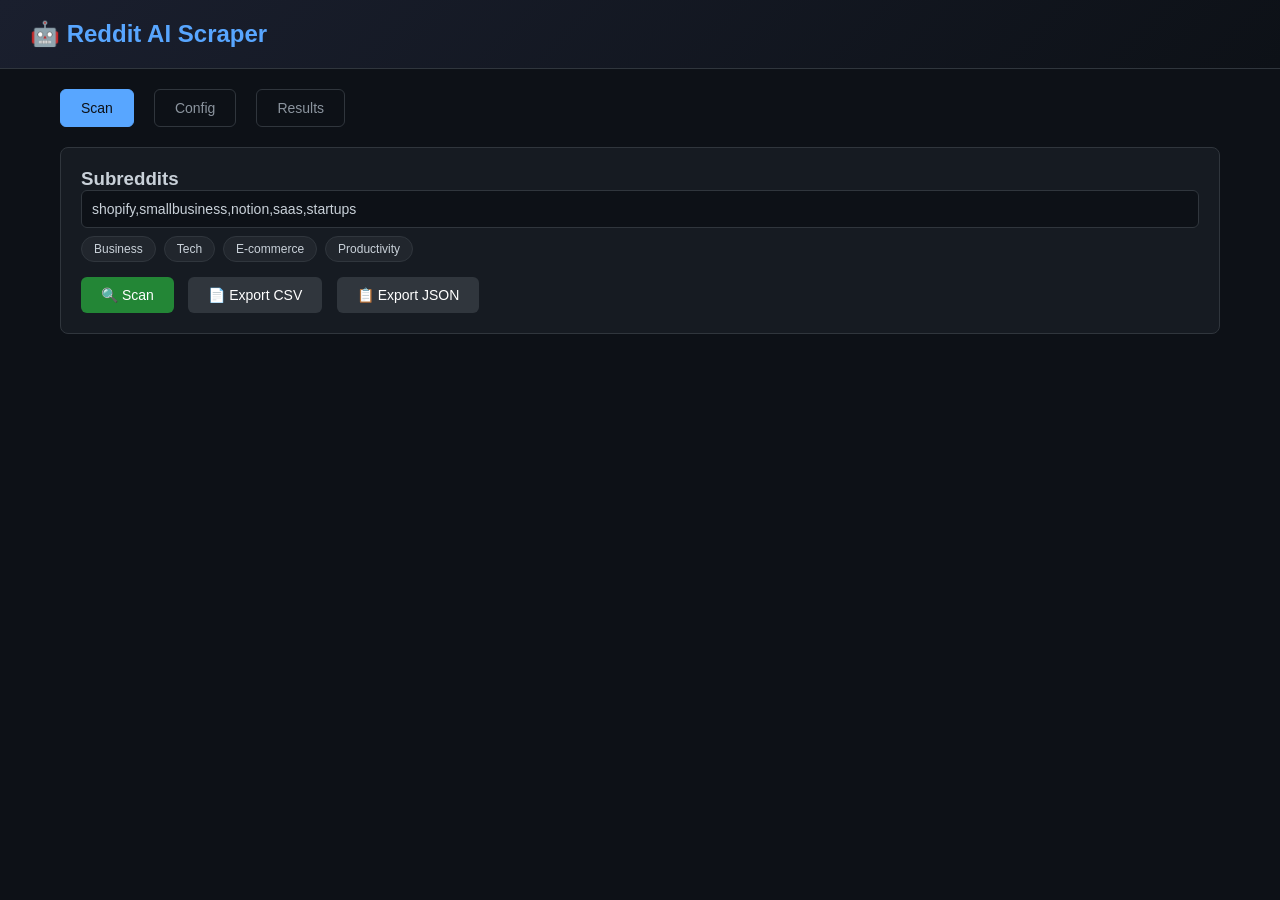
<file: reddit-agent/index.html>
<!DOCTYPE html>
<html lang="en">
<head>
    <meta charset="UTF-8">
    <meta name="viewport" content="width=device-width, initial-scale=1.0">
    <title>Reddit AI Scraper</title>
    <style>
        * { box-sizing: border-box; margin: 0; padding: 0; }
        body {
            font-family: -apple-system, BlinkMacSystemFont, 'Segoe UI', Roboto, sans-serif;
            background: #0d1117;
            color: #c9d1d9;
            min-height: 100vh;
        }
        .header {
            background: linear-gradient(135deg, #1a1f2e 0%, #0d1117 100%);
            padding: 20px 30px;
            border-bottom: 1px solid #30363d;
        }
        .header h1 {
            color: #58a6ff;
            font-size: 24px;
            display: flex;
            align-items: center;
            gap: 10px;
        }
        .container { max-width: 1200px; margin: 0 auto; padding: 20px; }
        .card {
            background: #161b22;
            border: 1px solid #30363d;
            border-radius: 8px;
            padding: 20px;
            margin-bottom: 20px;
        }
        .input-group { margin-bottom: 15px; }
        .input-group label { display: block; margin-bottom: 5px; color: #8b949e; }
        input, select {
            width: 100%;
            padding: 10px;
            background: #0d1117;
            border: 1px solid #30363d;
            border-radius: 6px;
            color: #c9d1d9;
            font-size: 14px;
        }
        input:focus, select:focus { outline: none; border-color: #58a6ff; }
        button {
            padding: 10px 20px;
            background: #238636;
            border: none;
            border-radius: 6px;
            color: white;
            cursor: pointer;
            font-size: 14px;
            margin-right: 10px;
        }
        button:hover { background: #2ea043; }
        button.secondary { background: #30363d; }
        button.secondary:hover { background: #484f58; }
        .tags { display: flex; gap: 8px; flex-wrap: wrap; margin-top: 8px; }
        .tag {
            padding: 5px 12px;
            background: #21262d;
            border: 1px solid #30363d;
            border-radius: 20px;
            font-size: 12px;
            cursor: pointer;
        }
        .tag:hover { border-color: #58a6ff; }
        .tag.active { background: #58a6ff; color: #0d1117; }
        .results { margin-top: 20px; }
        .result-item {
            background: #0d1117;
            border: 1px solid #30363d;
            border-radius: 6px;
            padding: 15px;
            margin-bottom: 10px;
        }
        .result-item.high { border-left: 3px solid #f85149; }
        .result-item.medium { border-left: 3px solid #d29922; }
        .result-title { color: #58a6ff; margin-bottom: 8px; }
        .result-meta { font-size: 12px; color: #8b949e; }
        .result-meta span { margin-right: 15px; }
        .badge {
            display: inline-block;
            padding: 2px 8px;
            border-radius: 12px;
            font-size: 11px;
            font-weight: bold;
        }
        .badge.high { background: #f8514922; color: #f85149; }
        .badge.medium { background: #d2992222; color: #d29922; }
        .status { padding: 10px; border-radius: 6px; margin-bottom: 15px; }
        .status.error { background: #f8514922; color: #f85149; }
        .status.success { background: #23863622; color: #3fb950; }
        .grid { display: grid; grid-template-columns: 1fr 1fr; gap: 20px; }
        .loader {
            border: 2px solid #30363d;
            border-top: 2px solid #58a6ff;
            border-radius: 50%;
            width: 20px;
            height: 20px;
            animation: spin 1s linear infinite;
            display: inline-block;
            vertical-align: middle;
            margin-right: 10px;
        }
        @keyframes spin { 0% { transform: rotate(0deg); } 100% { transform: rotate(360deg); } }
        .tabs { display: flex; gap: 10px; margin-bottom: 20px; }
        .tab {
            padding: 10px 20px;
            background: transparent;
            border: 1px solid #30363d;
            border-radius: 6px;
            color: #8b949e;
            cursor: pointer;
        }
        .tab.active { background: #58a6ff; color: #0d1117; border-color: #58a6ff; }
    </style>
</head>
<body>
    <div class="header">
        <h1>🤖 Reddit AI Scraper</h1>
    </div>
    
    <div class="container">
        <div class="tabs">
            <button class="tab active" onclick="showTab('scan')">Scan</button>
            <button class="tab" onclick="showTab('config')">Config</button>
            <button class="tab" onclick="showTab('results')">Results</button>
        </div>
        
        <div id="scan-tab">
            <div class="card">
                <h3>Subreddits</h3>
                <div class="input-group">
                    <input type="text" id="subreddits" value="shopify,smallbusiness,notion,saas,startups" placeholder="Comma-separated">
                    <div class="tags">
                        <span class="tag" onclick="setSubs('shopify,smallbusiness,notion,saas,startups')">Business</span>
                        <span class="tag" onclick="setSubs('webdev,python,javascript,reactjs,aws')">Tech</span>
                        <span class="tag" onclick="setSubs('shopify,shopifyapps,dropshipping')">E-commerce</span>
                        <span class="tag" onclick="setSubs('n8n,zapier,airtable,notion')">Productivity</span>
                    </div>
                </div>
                <button onclick="runScan()">🔍 Scan</button>
                <button class="secondary" onclick="exportCSV()">📄 Export CSV</button>
                <button class="secondary" onclick="exportJSON()">📋 Export JSON</button>
            </div>
            
            <div id="status"></div>
            
            <div class="results" id="results"></div>
        </div>
        
        <div id="config-tab" style="display:none">
            <div class="card">
                <h3>API Keys</h3>
                <div class="grid">
                    <div class="input-group">
                        <label>OpenRouter API Key</label>
                        <input type="password" id="openrouter_key" placeholder="sk-...">
                    </div>
                </div>
            </div>
            <div class="card">
                <h3>Webhooks</h3>
                <div class="grid">
                    <div class="input-group">
                        <label>Discord Webhook</label>
                        <input type="text" id="discord_webhook" placeholder="https://discord.com/api/webhooks/...">
                    </div>
                    <div class="input-group">
                        <label>Slack Webhook</label>
                        <input type="text" id="slack_webhook" placeholder="https://hooks.slack.com/...">
                    </div>
                </div>
            </div>
            <div class="card">
                <h3>Notion</h3>
                <div class="grid">
                    <div class="input-group">
                        <label>Notion Token</label>
                        <input type="password" id="notion_token" placeholder="secret_...">
                    </div>
                    <div class="input-group">
                        <label>Database ID</label>
                        <input type="text" id="notion_db_id" placeholder="32 char ID">
                    </div>
                </div>
            </div>
            <button onclick="saveConfig()">💾 Save Config</button>
        </div>
        
        <div id="results-tab" style="display:none">
            <div class="card">
                <h3>Scan History</h3>
                <div id="history"></div>
            </div>
        </div>
    </div>
    
    <script>
        const API = 'http://localhost:8080';
        
        function showTab(tab) {
            document.querySelectorAll('.tab').forEach(t => t.classList.remove('active'));
            document.querySelectorAll('[id$="-tab"]').forEach(t => t.style.display = 'none');
            event.target.classList.add('active');
            document.getElementById(tab + '-tab').style.display = 'block';
            if (tab === 'results') loadHistory();
        }
        
        function setSubs(subs) {
            document.getElementById('subreddits').value = subs;
        }
        
        function showStatus(msg, type = 'success') {
            document.getElementById('status').innerHTML = `<div class="status ${type}">${msg}</div>`;
        }
        
        async function runScan() {
            const subs = document.getElementById('subreddits').value.split(',').map(s => s.trim()).filter(s => s);
            if (!subs.length) return showStatus('Please enter subreddits', 'error');
            
            showStatus('<div class="loader"></div> Scanning...', 'success');
            
            try {
                const res = await fetch(API + '/scan', {
                    method: 'POST',
                    headers: {'Content-Type': 'application/json'},
                    body: JSON.stringify({subreddits: subs})
                });
                const data = await res.json();
                
                showStatus(`✓ Found ${data.high_intent} high, ${data.medium_intent} medium intent posts`);
                displayResults(data.high || []);
            } catch(e) {
                showStatus('Error: ' + e.message, 'error');
            }
        }
        
        function displayResults(posts) {
            if (!posts.length) {
                document.getElementById('results').innerHTML = '<p>No results</p>';
                return;
            }
            
            document.getElementById('results').innerHTML = posts.map(p => `
                <div class="result-item ${p.intent}">
                    <div class="result-title">${p.title}</div>
                    <div class="result-meta">
                        <span class="badge ${p.intent}">${p.intent.toUpperCase()}</span>
                        <span>r/${p.subreddit}</span>
                        <span>${p.score} pts</span>
                        <span>${p.comments} comments</span>
                    </div>
                    <div class="result-meta" style="margin-top:5px">
                        <a href="${p.url}" target="_blank" style="color:#58a6ff">View on Reddit</a>
                    </div>
                </div>
            `).join('');
        }
        
        async function saveConfig() {
            const config = {
                openrouter_api_key: document.getElementById('openrouter_key').value,
                discord_webhook: document.getElementById('discord_webhook').value,
                slack_webhook: document.getElementById('slack_webhook').value,
                notion_token: document.getElementById('notion_token').value,
                notion_db_id: document.getElementById('notion_db_id').value
            };
            
            try {
                await fetch(API + '/config', {
                    method: 'POST',
                    headers: {'Content-Type': 'application/json'},
                    body: JSON.stringify(config)
                });
                showStatus('✓ Config saved', 'success');
            } catch(e) {
                showStatus('Error: ' + e.message, 'error');
            }
        }
        
        async function exportCSV() {
            const res = await fetch(API + '/scan', {
                method: 'POST',
                headers: {'Content-Type': 'application/json'},
                body: JSON.stringify({subreddits: ['shopify']})
            });
            const data = await res.json();
            
            if (!data.high || !data.high.length) {
                showStatus('No results to export', 'error');
                return;
            }
            
            const csv = 'title,subreddit,url,score,comments,intent\n' + 
                data.high.map(p => `"${p.title}","${p.subreddit}","${p.url}",${p.score},${p.comments},"${p.intent}"`).join('\n');
            
            const blob = new Blob([csv], {type: 'text/csv'});
            const url = URL.createObjectURL(blob);
            const a = document.createElement('a');
            a.href = url;
            a.download = 'reddit-ideas.csv';
            a.click();
        }
        
        async function exportJSON() {
            const res = await fetch(API + '/scan', {
                method: 'POST',
                headers: {'Content-Type': 'application/json'},
                body: JSON.stringify({subreddits: ['shopify']})
            });
            const data = await res.json();
            
            if (!data.high || !data.high.length) {
                showStatus('No results to export', 'error');
                return;
            }
            
            const blob = new Blob([JSON.stringify(data.high, null, 2)], {type: 'application/json'});
            const url = URL.createObjectURL(blob);
            const a = document.createElement('a');
            a.href = url;
            a.download = 'reddit-ideas.json';
            a.click();
        }
        
        async function loadHistory() {
            try {
                const res = await fetch(API + '/results');
                const data = await res.json();
                document.getElementById('history').innerHTML = data.map(r => 
                    `<div class="result-item"><strong>${r.file}</strong>: ${r.total} posts (${r.high} high)</div>`
                ).join('') || '<p>No history</p>';
            } catch(e) {
                document.getElementById('history').innerHTML = '<p>Start server first</p>';
            }
        }
    </script>
</body>
</html>
</file>
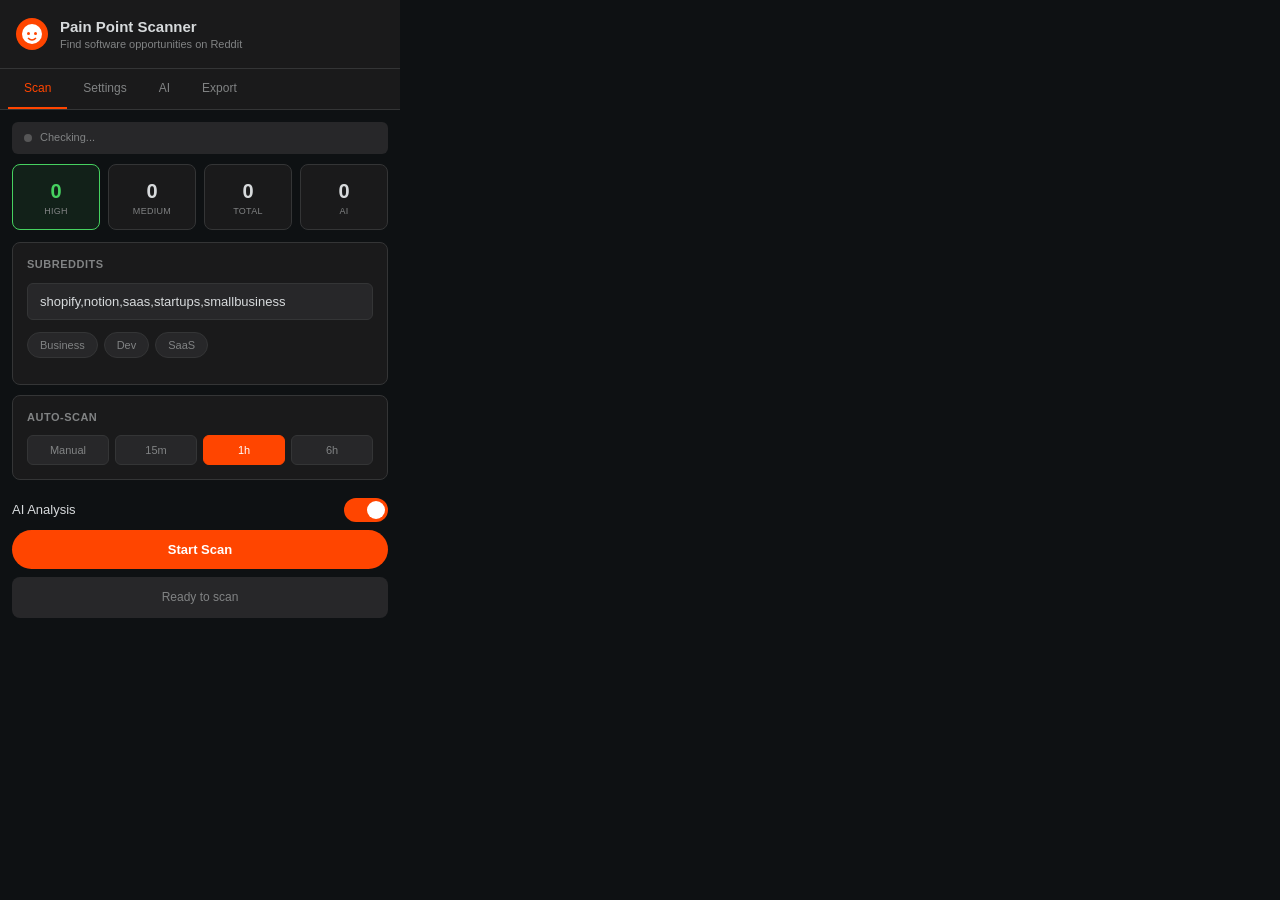
<file: popup.html>
<!DOCTYPE html>
<html>
<head>
<meta charset="UTF-8">
<meta name="viewport" content="width=device-width, initial-scale=1.0">
<title>Pain Point Scanner</title>
<style>
*{margin:0;padding:0;box-sizing:border-box}
:root{
  --reddit-orange:#FF4500;
  --reddit-dark:#1A1A1B;
  --reddit-border:#343536;
  --reddit-text:#D7DADC;
  --reddit-muted:#818384;
  --reddit-green:#46D160;
  --reddit-blue:#0079D3;
}
html,body{height:100%;overflow:hidden}
body{width:400px;min-height:550px;background:#0e1113;color:#D7DADC;font-family:IBM Plex Sans,-apple-system,BlinkMacSystemFont,Segoe UI,sans-serif;font-size:13px;line-height:1.4}
.app{display:flex;flex-direction:column;height:100%}
.header{background:#1A1A1B;padding:16px;display:flex;align-items:center;gap:12px;border-bottom:1px solid #343536;flex-shrink:0}
.logo{width:32px;height:32px;background:var(--reddit-orange);border-radius:50%;display:flex;align-items:center;justify-content:center}
.logo svg{width:20px;height:20px}
.header h1{font-size:15px;font-weight:600}
.header p{font-size:11px;color:#818384}
.tabs{display:flex;background:#1A1A1B;border-bottom:1px solid #343536;padding:0 8px;flex-shrink:0}
.tab{padding:12px 16px;background:0;border:0;color:#818384;font-size:12px;font-weight:500;cursor:pointer;border-bottom:2px solid transparent;transition:all 0.2s}
.tab:hover{color:#D7DADC}
.tab.active{color:#FF4500;border-bottom-color:#FF4500}
.panels{flex:1;overflow-y:auto;overflow-x:hidden;padding:12px}
.panel{display:none}
.panel.active{display:block}
.section{background:#1A1A1B;border-radius:8px;padding:14px;margin-bottom:10px;border:1px solid #343536}
.section-title{font-size:11px;color:#818384;text-transform:uppercase;letter-spacing:0.5px;margin-bottom:10px;font-weight:600}
.input-group{margin-bottom:12px}
.input-group label{display:block;font-size:11px;color:#818384;margin-bottom:6px}
.input-group input,.input-group select{width:100%;padding:10px 12px;background:#272729;border:1px solid #343536;border-radius:6px;color:#D7DADC;font-size:13px;transition:border-color 0.2s}
.input-group input::placeholder{color:#565657}
.input-group input:focus{outline:none;border-color:#FF4500;background:#2a2a2c}
.btn{width:100%;padding:12px;background:#FF4500;border:0;border-radius:20px;color:white;font-size:13px;font-weight:600;cursor:pointer;margin-bottom:8px;transition:all 0.2s}
.btn:hover{background:#FF571A;transform:translateY(-1px)}
.btn:disabled{background:#565657;cursor:not-allowed;transform:none}
.btn.secondary{background:#343536;border:1px solid #565657}
.btn.secondary:hover{background:#565657}
.stats{display:grid;grid-template-columns:repeat(4,1fr);gap:8px;margin-bottom:12px}
.stat{background:#1A1A1B;padding:12px 8px;border-radius:8px;text-align:center;border:1px solid #343536}
.stat.high{border-color:#46D160;background:rgba(70,209,96,0.08)}
.stat .value{font-size:20px;font-weight:700}
.stat.high .value{color:#46D160}
.stat .label{font-size:9px;color:#818384;text-transform:uppercase;letter-spacing:0.3px}
.toggle{display:flex;justify-content:space-between;align-items:center;padding:8px 0}
.toggle-label{font-size:13px}
.toggle-switch{position:relative;width:44px;height:24px}
.toggle-switch input{opacity:0;width:0;height:0}
.toggle-slider{position:absolute;inset:0;background:#343536;border-radius:24px;cursor:pointer;transition:0.3s}
.toggle-slider:before{content:"";position:absolute;height:18px;width:18px;left:3px;bottom:3px;background:white;border-radius:50%;transition:0.3s}
.toggle-switch input:checked+.toggle-slider{background:#FF4500}
.toggle-switch input:checked+.toggle-slider:before{transform:translateX(20px)}
.quick-tags{display:flex;flex-wrap:wrap;gap:6px;margin-bottom:12px}
.quick-tag{padding:6px 12px;background:#272729;border:1px solid #343536;border-radius:16px;color:#818384;font-size:11px;cursor:pointer;transition:all 0.2s}
.quick-tag:hover{border-color:#FF4500;color:#FF4500}
.schedule-btns{display:flex;gap:6px}
.schedule-btn{flex:1;padding:8px;background:#272729;border:1px solid #343536;border-radius:6px;color:#818384;font-size:11px;cursor:pointer;text-align:center;transition:all 0.2s}
.schedule-btn:hover{border-color:#FF4500}
.schedule-btn.active{background:#FF4500;color:white;border-color:#FF4500}
.result-card{background:#1A1A1B;border-radius:8px;padding:14px;margin-bottom:8px;border:1px solid #343536;border-left:3px solid #343536}
.result-card.high{border-left-color:#46D160}
.result-card .meta{font-size:10px;color:#818384;margin-bottom:6px}
.result-card .sub{color:#FF4500;font-weight:600}
.result-card .title{font-size:13px;margin:8px 0}
.result-card .analysis{background:#272729;padding:10px;border-radius:6px;margin-top:10px;font-size:11px;border-left:2px solid #0079D3}
.export-grid{display:grid;grid-template-columns:repeat(4,1fr);gap:8px}
.export-btn{padding:12px 8px;background:#272729;border:1px solid #343536;border-radius:8px;color:#D7DADC;font-size:11px;cursor:pointer;text-align:center;transition:all 0.2s}
.export-btn:hover{background:#343536;border-color:#FF4500}
.status{text-align:center;padding:12px;font-size:12px;border-radius:8px;margin-bottom:12px;background:#272729;color:#818384}
.status.success{color:#46D160;background:rgba(70,209,96,0.1)}
.status.error{color:#ff6b6b;background:rgba(255,107,107,0.1)}
.status.scanning{color:#FF4500;background:rgba(255,69,0,0.1)}
.highlights{display:flex;flex-wrap:wrap;gap:6px;margin-bottom:10px}
.highlight-item{padding:6px 12px;background:#272729;border-radius:16px;font-size:11px;cursor:pointer}
.highlight-item:hover{border-color:#FF4500}
.highlight-item.active{background:#FF4500}
.server-status{display:flex;align-items:center;gap:8px;padding:8px 12px;background:#272729;border-radius:6px;margin-bottom:10px;font-size:11px}
.server-status .dot{width:8px;height:8px;border-radius:50%;background:#565657}
.server-status .dot.online{background:#46D160}
.server-status .dot.offline{background:#ff6b6b}
.server-status .text{color:#818384}
.api-note{font-size:10px;color:#565657;margin-top:4px}
</style>
</head>
<body>
<div class="app">
<div class="header">
  <div class="logo">
    <svg viewBox="0 0 20 20" fill="white"><circle cx="10" cy="10" r="10"/><circle cx="6.5" cy="9.5" r="1.5" fill="#FF4500"/><circle cx="13.5" cy="9.5" r="1.5" fill="#FF4500"/><path d="M6 14C6 14 8 16 10 16C12 16 14 14 14 14" stroke="#FF4500" stroke-width="1.5" fill="none"/></svg>
  </div>
  <div><h1>Pain Point Scanner</h1><p>Find software opportunities on Reddit</p></div>
</div>

<div class="tabs">
  <button class="tab active" data-tab="scan">Scan</button>
  <button class="tab" data-tab="settings">Settings</button>
  <button class="tab" data-tab="ai">AI</button>
  <button class="tab" data-tab="export">Export</button>
</div>

<div class="panels">
  <div class="panel active" id="panel-scan">
    <div class="server-status" id="serverStatus">
      <span class="dot" id="serverDot"></span>
      <span class="text" id="serverText">Checking...</span>
      <button class="btn-start" id="startServerBtn" style="display:none;margin:0;padding:4px 10px;font-size:10px;background:#FF4500;border:none;border-radius:10px;color:white;cursor:pointer;margin-left:auto;">Start Server</button>
    </div>
    <div class="stats">
      <div class="stat high"><div class="value" id="highCount">0</div><div class="label">High</div></div>
      <div class="stat"><div class="value" id="mediumCount">0</div><div class="label">Medium</div></div>
      <div class="stat"><div class="value" id="totalCount">0</div><div class="label">Total</div></div>
      <div class="stat"><div class="value" id="aiCount">0</div><div class="label">AI</div></div>
    </div>
    <div class="section">
      <div class="section-title">Subreddits</div>
      <div class="input-group"><input type="text" id="subreddits" value="shopify,notion,saas,startups,smallbusiness"></div>
      <div class="quick-tags">
        <button class="quick-tag" data-subs="shopify,notion,smallbusiness">Business</button>
        <button class="quick-tag" data-subs="webdev,python,javascript">Dev</button>
        <button class="quick-tag" data-subs="saas,startups,sideproject">SaaS</button>
      </div>
    </div>
    <div class="section">
      <div class="section-title">Auto-Scan</div>
      <div class="schedule-btns">
        <button class="schedule-btn" data-interval="0">Manual</button>
        <button class="schedule-btn" data-interval="15">15m</button>
        <button class="schedule-btn active" data-interval="60">1h</button>
        <button class="schedule-btn" data-interval="360">6h</button>
      </div>
    </div>
    <div class="toggle">
      <span class="toggle-label">AI Analysis</span>
      <label class="toggle-switch"><input type="checkbox" id="aiToggle" checked><span class="toggle-slider"></span></label>
    </div>
    <button class="btn" id="scanBtn">Start Scan</button>
    <div class="status" id="status">Ready to scan</div>
    <div class="highlights" id="highlights"></div>
    <div id="results"></div>
  </div>

  <div class="panel" id="panel-settings">
    <div class="section">
      <div class="section-title">API Keys</div>
      <div class="input-group">
        <label>OpenRouter API Key</label>
        <input type="password" id="openrouterKey" placeholder="sk-or-...">
        <div class="api-note">Free at openrouter.ai</div>
      </div>
    </div>
    <div class="section">
      <div class="section-title">Webhooks</div>
      <div class="input-group"><label>Discord Webhook</label><input type="text" id="discordWebhook" placeholder="https://discord.com/api/webhooks/..."></div>
      <div class="input-group"><label>Slack Webhook</label><input type="text" id="slackWebhook" placeholder="https://hooks.slack.com/..."></div>
    </div>
    <div class="section">
      <div class="section-title">Notion Integration</div>
      <div class="input-group"><label>Notion Token</label><input type="password" id="notionToken" placeholder="secret_..."></div>
      <div class="input-group"><label>Database ID</label><input type="text" id="notionDbId" placeholder="32 char ID"></div>
    </div>
    <button class="btn" id="saveSettings">Save Settings</button>
  </div>

  <div class="panel" id="panel-ai">
    <div class="section">
      <div class="section-title">AI Model</div>
      <div class="input-group">
        <select id="aiModel">
          <option value="google/gemini-2.0-flash-001">Gemini 2.0 Flash</option>
          <option value="anthropic/claude-3-haiku">Claude 3 Haiku</option>
          <option value="openai/gpt-4o-mini">GPT-4o Mini</option>
        </select>
      </div>
      <div class="input-group">
        <label>Max Posts to Analyze</label>
        <select id="maxAiPosts">
          <option value="5">5</option>
          <option value="10" selected>10</option>
          <option value="20">20</option>
        </select>
      </div>
    </div>
    <button class="btn secondary" id="testAI">Test AI Connection</button>
  </div>

  <div class="panel" id="panel-export">
    <div class="section">
      <div class="section-title">Export Data</div>
      <div class="export-grid">
        <button class="export-btn" id="exportCsv">CSV</button>
        <button class="export-btn" id="exportJson">JSON</button>
        <button class="export-btn" id="exportExcel">Excel</button>
        <button class="export-btn" id="exportSheets">Sheets</button>
      </div>
    </div>
    <div class="section">
      <div class="section-title">Notion Database</div>
      <button class="btn secondary" id="exportNotion">Export to Notion</button>
      <button class="btn secondary" id="clearData">Clear All Data</button>
    </div>
    <div class="section">
      <div style="display:flex;justify-content:space-between;align-items:center">
        <span style="color:#818384;font-size:12px">Total Leads</span>
        <span id="totalLeads" style="font-weight:600;font-size:16px">0</span>
      </div>
    </div>
  </div>
</div>
</div>

<script src="popup.js"></script>
</body>
</html>
</file>
